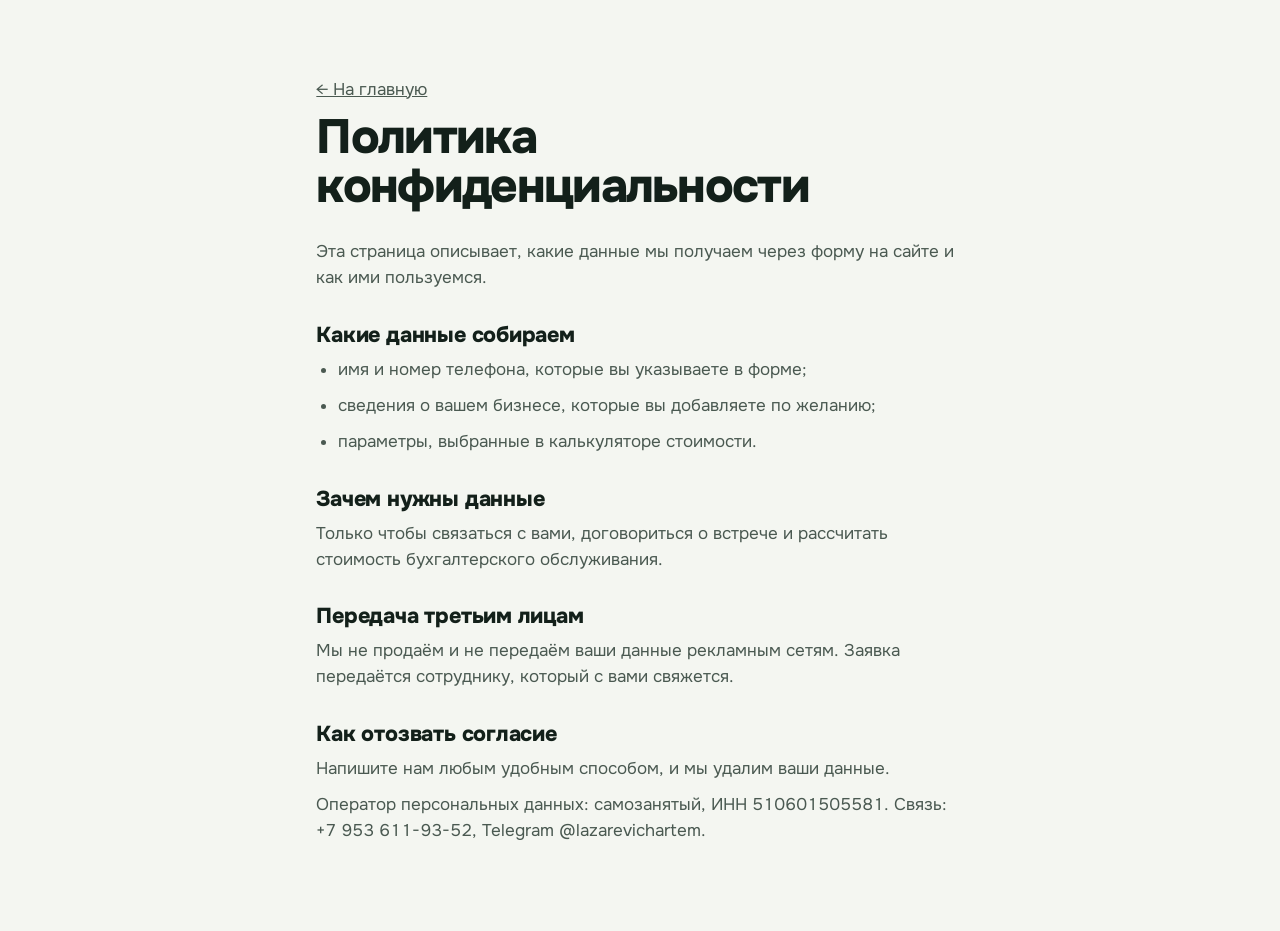
<file: privacy.html>
<!doctype html>
<html lang="ru">
<head>
<meta charset="utf-8">
<meta name="viewport" content="width=device-width, initial-scale=1">
<title>Политика конфиденциальности</title>
<meta name="robots" content="noindex">
<link rel="preconnect" href="https://fonts.googleapis.com">
<link rel="preconnect" href="https://fonts.gstatic.com" crossorigin>
<link href="https://fonts.googleapis.com/css2?family=Onest:wght@400;500;600;700;800&display=swap" rel="stylesheet">
<link rel="stylesheet" href="styles.css">
</head>
<body>
<main class="legal">
  <p><a href="index.html">← На главную</a></p>
  <h1>Политика конфиденциальности</h1>
  <p>Эта страница описывает, какие данные мы получаем через форму на сайте и как ими пользуемся.</p>
  <h2>Какие данные собираем</h2>
  <ul>
    <li>имя и номер телефона, которые вы указываете в форме;</li>
    <li>сведения о вашем бизнесе, которые вы добавляете по желанию;</li>
    <li>параметры, выбранные в калькуляторе стоимости.</li>
  </ul>
  <h2>Зачем нужны данные</h2>
  <p>Только чтобы связаться с вами, договориться о встрече и рассчитать стоимость бухгалтерского обслуживания.</p>
  <h2>Передача третьим лицам</h2>
  <p>Мы не продаём и не передаём ваши данные рекламным сетям. Заявка передаётся сотруднику, который с вами свяжется.</p>
  <h2>Как отозвать согласие</h2>
  <p>Напишите нам любым удобным способом, и мы удалим ваши данные.</p>
  <p>Оператор персональных данных: самозанятый, ИНН 510601505581. Связь: +7 953 611-93-52, Telegram @lazarevichartem.</p>
</main>
</body>
</html>
</file>
<file: styles.css>
:root{
  --bg:#F4F6F1;
  --paper:#FFFFFF;
  --sand:#E8EDE4;
  --mint:#DCEADF;
  --mint-2:#C6DDCF;
  --ink:#13201A;
  --muted:#4A5951;
  --green:#0B6B4D;
  --green-d:#08523B;
  --yellow:#F3C93B;
  --red:#A63A2B;
  --font:'Onest',system-ui,-apple-system,'Segoe UI',Roboto,Arial,sans-serif;
  --gutter:clamp(18px,4.4vw,64px);
  --max:1320px;
  --r:18px;
  --ease:cubic-bezier(.2,.7,.2,1);
}
*,*::before,*::after{box-sizing:border-box}
html{scroll-behavior:auto;-webkit-text-size-adjust:100%}
html.lenis,html.lenis body{height:auto}
.lenis.lenis-smooth{scroll-behavior:auto!important}
body{margin:0;background:var(--bg);color:var(--ink);font-family:var(--font);font-size:1.0625rem;line-height:1.55;font-variant-numeric:tabular-nums;-webkit-font-smoothing:antialiased;overflow-x:hidden}
img,svg{max-width:100%;display:block}
a{color:inherit}
h1,h2,h3,p,ul,ol{margin:0}
ul,ol{padding:0;list-style:none}
button,input,select,textarea{font:inherit;color:inherit}
::selection{background:var(--yellow);color:var(--ink)}
:focus-visible{outline:3px solid var(--green);outline-offset:3px;border-radius:6px}
.skip{position:absolute;left:12px;top:-60px;background:var(--ink);color:#fff;padding:10px 16px;border-radius:10px;z-index:100;transition:top .2s}
.skip:focus{top:12px}
.wrap{width:100%;max-width:calc(var(--max) + var(--gutter)*2);margin-inline:auto;padding-inline:var(--gutter)}

h1{font-size:clamp(2.35rem,5.3vw,5.1rem);line-height:1.02;letter-spacing:-.035em;font-weight:800;text-wrap:balance}
h2{font-size:clamp(1.9rem,3.7vw,3.4rem);line-height:1.06;letter-spacing:-.03em;font-weight:800;text-wrap:balance}
h3{font-size:clamp(1.15rem,1.6vw,1.45rem);line-height:1.2;letter-spacing:-.015em;font-weight:700}

.sec{padding-block:clamp(84px,10vw,170px)}

/* ---------- buttons ---------- */
.btn{display:inline-flex;align-items:center;justify-content:center;gap:10px;background:var(--green);color:#fff;text-decoration:none;font-weight:700;border:0;border-radius:999px;padding:18px 30px;cursor:pointer;transition:background .25s var(--ease),transform .25s var(--ease);will-change:transform}
.btn:hover{background:var(--green-d)}
.btn:active{transform:scale(.97)}
.btn--small{padding:12px 20px;font-size:.95rem}
.btn--wide{width:100%}
.btn[disabled]{opacity:.7;cursor:wait}
.link-arrow{font-weight:600;text-decoration:none;display:inline-flex;gap:10px;align-items:center;padding:10px 0;background:linear-gradient(currentColor,currentColor) 0 100%/0 3px no-repeat;transition:background-size .35s var(--ease)}
.link-arrow::after{content:"→";transition:transform .3s var(--ease)}
.link-arrow:hover{background-size:calc(100% - 28px) 3px}
.link-arrow:hover::after{transform:translateX(5px)}

/* ---------- header ---------- */
.header{position:sticky;top:0;z-index:50;background:var(--bg);transition:top .4s var(--ease),background .3s}
.header.scrolled{background:var(--paper)}
.header.hide{top:-90px}
.header__inner{display:flex;align-items:center;gap:24px;min-width:0;max-width:calc(var(--max) + var(--gutter)*2);margin-inline:auto;padding:14px var(--gutter)}
.logo{flex-shrink:0;text-decoration:none;font-weight:800;font-size:1.2rem;letter-spacing:-.02em}
.logo span{color:var(--green)}
.nav{display:flex;gap:28px;margin-left:auto}
.nav a{white-space:nowrap;text-decoration:none;font-weight:500;font-size:.98rem;padding:6px 0;background:linear-gradient(var(--green),var(--green)) 0 100%/0 3px no-repeat;transition:background-size .3s var(--ease)}
.nav a:hover{background-size:100% 3px}
.header__cta{flex-shrink:0}
.burger{display:none;width:46px;height:46px;border:0;border-radius:50%;background:var(--sand);cursor:pointer;position:relative;flex-shrink:0}
.burger i{position:absolute;left:14px;right:14px;height:3px;border-radius:2px;background:var(--ink);transition:transform .3s var(--ease),top .3s var(--ease)}
.burger i:first-child{top:18px}
.burger i:last-child{top:26px}
.burger.is-open i:first-child{top:22px;transform:rotate(45deg)}
.burger.is-open i:last-child{top:22px;transform:rotate(-45deg)}

/* ---------- hero ---------- */
.hero{padding-top:clamp(36px,5vw,84px);overflow:hidden}
.hero__grid{display:grid;grid-template-columns:minmax(0,1.25fr) minmax(0,.9fr);gap:clamp(32px,5vw,90px);align-items:center;padding-bottom:clamp(56px,7vw,110px)}
.hero h1 .w{display:inline-block;overflow:hidden;vertical-align:top;padding-bottom:.08em;margin-bottom:-.08em}
.hero h1 .w>span{display:inline-block}
.hero__lead{margin-top:clamp(22px,2.6vw,34px);font-size:clamp(1.1rem,1.5vw,1.35rem);max-width:36em;color:var(--muted)}
.hero__actions{display:flex;flex-wrap:wrap;align-items:center;gap:14px 34px;margin-top:clamp(26px,3vw,40px)}
.hero__facts{display:flex;flex-wrap:wrap;gap:12px 36px;margin-top:clamp(34px,4vw,60px);font-size:.98rem;color:var(--muted)}
.hero__facts b{display:block;color:var(--ink);font-size:1.12rem}

.sheet{background:var(--paper);border-radius:var(--r);padding:clamp(22px,2.6vw,36px)}
.sheet__title{font-size:1.15rem;font-weight:700;line-height:1.25}
.sheet__rows li{display:flex;justify-content:space-between;align-items:baseline;gap:18px;padding:13px 14px;border-radius:10px;font-size:1rem}
.sheet__rows li:nth-child(odd){background:var(--bg)}
.sheet__rows li b{font-weight:700;text-align:right;white-space:nowrap}
.sheet__rows li.is-zero b{color:var(--green)}
.sheet__total{display:flex;justify-content:space-between;align-items:baseline;gap:14px;margin-top:14px;padding:18px 16px;border-radius:12px;background:var(--mint);font-weight:600}
.sheet__total b{font-size:1.5rem;font-weight:800;letter-spacing:-.02em}
.sheet--hero{position:relative;transform:rotate(1.6deg);padding-bottom:clamp(34px,3.4vw,48px);clip-path:polygon(0 0,100% 0,100% calc(100% - 16px),96% 100%,92% calc(100% - 16px),88% 100%,84% calc(100% - 16px),80% 100%,76% calc(100% - 16px),72% 100%,68% calc(100% - 16px),64% 100%,60% calc(100% - 16px),56% 100%,52% calc(100% - 16px),48% 100%,44% calc(100% - 16px),40% 100%,36% calc(100% - 16px),32% 100%,28% calc(100% - 16px),24% 100%,20% calc(100% - 16px),16% 100%,12% calc(100% - 16px),8% 100%,4% calc(100% - 16px),0 100%)}
.sheet__top{display:flex;justify-content:space-between;gap:16px;align-items:flex-start;margin-bottom:16px}
.sheet__stamp{flex-shrink:0;background:var(--yellow);font-weight:800;border-radius:10px;padding:8px 14px;transform:rotate(-6deg)}

.marquee{overflow:hidden;background:var(--green);color:#fff;padding:20px 0}
.marquee__track{display:flex;width:max-content;animation:marq 48s linear infinite}
.marquee:hover .marquee__track{animation-play-state:paused}
.marquee span{font-size:clamp(1.1rem,1.8vw,1.6rem);font-weight:700;letter-spacing:-.01em;padding-right:clamp(32px,4vw,64px);white-space:nowrap}
.marquee span::after{content:"";display:inline-block;width:.5em;height:.5em;margin-left:clamp(32px,4vw,64px);background:var(--yellow);border-radius:50%;vertical-align:.08em}
@keyframes marq{to{transform:translateX(-50%)}}

/* ---------- pains ---------- */
.pains__grid{display:grid;grid-template-columns:minmax(0,.9fr) minmax(0,1.3fr);gap:clamp(34px,6vw,110px);align-items:start}
.pains__head{position:sticky;top:110px}
.pains__head p{margin-top:22px;color:var(--muted);max-width:28em}
.pain{background:var(--paper);border-radius:var(--r);margin-bottom:12px;transition:background .3s var(--ease)}
.pain summary{list-style:none;cursor:pointer;display:flex;justify-content:space-between;align-items:center;gap:20px;padding:clamp(20px,2.4vw,30px) clamp(20px,2.6vw,34px);font-size:clamp(1.15rem,1.9vw,1.6rem);font-weight:700;letter-spacing:-.02em;line-height:1.2}
.pain summary::-webkit-details-marker{display:none}
.pain summary::after{content:"";flex-shrink:0;width:44px;height:44px;border-radius:50%;background:var(--sand) url("data:image/svg+xml,%3Csvg xmlns='http://www.w3.org/2000/svg' viewBox='0 0 24 24' fill='none' stroke='%2313201A' stroke-width='2.4' stroke-linecap='round'%3E%3Cpath d='M12 6v12M6 12h12'/%3E%3C/svg%3E") center/20px no-repeat;transition:transform .35s var(--ease),background-color .3s}
.pain[open]{background:var(--mint)}
.pain[open] summary::after{transform:rotate(135deg);background-color:var(--yellow)}
.pain p{padding:0 clamp(20px,2.6vw,34px) clamp(22px,2.6vw,32px);color:var(--ink);max-width:40em}
.pain:hover:not([open]){background:var(--sand)}

/* ---------- trust ---------- */
.trust{background:var(--green);color:#fff}
.trust__grid{display:grid;grid-template-columns:1fr 1fr;gap:clamp(30px,6vw,100px)}
.trust__col p{margin-top:clamp(18px,2vw,28px);font-size:clamp(1.05rem,1.4vw,1.25rem);color:#DDEFE5;max-width:30em}
.trust__col--b{padding-top:clamp(0px,6vw,110px)}

/* ---------- bill ---------- */
.bill{padding-block:clamp(84px,9vw,150px)}
.bill__grid{display:grid;grid-template-columns:minmax(0,.9fr) minmax(0,1.3fr);gap:clamp(30px,5vw,90px);align-items:center}
.bill__head p{margin-top:22px;color:var(--muted);max-width:30em}
.bill__head .bill__note{font-size:.92rem;margin-top:14px}
.bill__sheets{display:grid;grid-template-columns:1fr 1fr;gap:clamp(14px,2vw,28px);align-items:start}
.sheet--other .sheet__total{background:#F3DAD4}
.sheet--other .sheet__total b{color:var(--red)}
.sheet--other .sheet__rows li.extra b{color:var(--red)}
.sheet--ours{background:var(--paper);outline:4px solid var(--green)}
.sheet--ours .sheet__total{background:var(--mint)}
.sheet__title{margin-bottom:16px}
.bill__sheets .sheet__rows li{flex-direction:column;align-items:flex-start;gap:2px}
.bill__sheets .sheet__rows li b{text-align:left}

/* ---------- calc ---------- */
.calc__head{max-width:46em;margin-bottom:clamp(34px,4vw,60px)}
.calc__head p{margin-top:20px;color:var(--muted)}
.calc__box{display:grid;grid-template-columns:minmax(0,1.5fr) minmax(0,1fr);gap:clamp(18px,2.4vw,36px);align-items:start}
.calc__controls{background:var(--paper);border-radius:var(--r);padding:clamp(22px,3vw,44px);display:grid;gap:clamp(24px,2.6vw,34px)}
fieldset{border:0;margin:0;padding:0;min-width:0}
legend,.range>label{font-weight:700;font-size:1.02rem;margin-bottom:12px;padding:0;display:flex;justify-content:space-between;gap:12px;float:none;width:100%}
.seg,.chips{display:flex;flex-wrap:wrap;gap:10px}
.seg legend,.chips legend{flex:0 0 100%}
.seg label,.chips label{cursor:pointer}
.seg input,.chips input,.check input{position:absolute;opacity:0;pointer-events:none}
.seg label span,.chips label span{display:inline-flex;align-items:center;padding:13px 20px;border-radius:999px;background:var(--bg);font-weight:600;transition:background .25s var(--ease),color .25s,transform .25s var(--ease)}
.seg label:hover span,.chips label:hover span{background:var(--mint)}
.seg input:checked+span,.chips input:checked+span{background:var(--green);color:#fff}
.seg input:focus-visible+span,.chips input:focus-visible+span,.check input:focus-visible+span::before{outline:3px solid var(--green);outline-offset:3px}
.range output{color:var(--green);font-weight:800}
input[type=range]{-webkit-appearance:none;appearance:none;width:100%;height:12px;border-radius:999px;background:var(--bg);cursor:pointer}
input[type=range]::-webkit-slider-thumb{-webkit-appearance:none;width:30px;height:30px;border-radius:50%;background:var(--green);border:4px solid var(--paper);cursor:grab;transition:transform .2s}
input[type=range]::-moz-range-thumb{width:22px;height:22px;border-radius:50%;background:var(--green);border:4px solid var(--paper);cursor:grab}
input[type=range]:active::-webkit-slider-thumb{transform:scale(1.15)}
.check{display:flex;gap:14px;align-items:center;cursor:pointer;font-weight:600;position:relative}
.check span{display:flex;gap:14px;align-items:center}
.check span::before{content:"";flex-shrink:0;width:28px;height:28px;border-radius:8px;background:var(--bg) url("data:image/svg+xml,%3Csvg xmlns='http://www.w3.org/2000/svg' viewBox='0 0 24 24' fill='none' stroke='white' stroke-width='3.2' stroke-linecap='round' stroke-linejoin='round'%3E%3Cpath d='M5 12.5l4.5 4.5L19 7'/%3E%3C/svg%3E") center/0 no-repeat;transition:background-color .25s,background-size .25s var(--ease)}
.check input:checked+span::before{background-color:var(--green);background-size:18px}
.calc__base{background:var(--mint);border-radius:14px;padding:18px 20px;display:grid;gap:4px}
.calc__base span{color:var(--muted);font-size:.95rem}
.steppers{display:grid;gap:8px;transition:opacity .3s}
.steppers.is-off{opacity:.35;pointer-events:none}
.step{display:flex;justify-content:space-between;align-items:center;gap:16px;padding:12px 16px;border-radius:14px;background:var(--bg)}
.step small{display:block;color:var(--muted);font-size:.88rem;line-height:1.35;margin-top:2px}
.stepper{display:flex;align-items:center;gap:6px;flex-shrink:0}
.stepper button{width:40px;height:40px;border-radius:50%;border:0;background:var(--paper);font-size:1.4rem;font-weight:700;cursor:pointer;line-height:1;transition:background .2s,transform .2s}
.stepper button:hover{background:var(--green);color:#fff}
.stepper button:active{transform:scale(.9)}
.stepper output{min-width:34px;text-align:center;font-weight:800;font-size:1.1rem}
.calc__result{position:sticky;top:104px;display:flex;flex-direction:column;gap:12px;background:var(--mint)}
.calc__old{color:var(--muted)}
.calc__old s{text-decoration-thickness:3px;text-decoration-color:var(--red)}
.calc__new{font-size:clamp(2.6rem,4.4vw,4.2rem);font-weight:800;letter-spacing:-.04em;line-height:1}
.calc__new em{font-style:normal;font-size:.3em;letter-spacing:0;font-weight:600;color:var(--muted)}
.calc__disc{display:inline-block;align-self:flex-start;background:var(--yellow);font-weight:700;border-radius:10px;padding:6px 12px;font-size:.95rem}
.calc__lines{display:grid;gap:4px;margin-block:6px}
.calc__lines li{display:flex;justify-content:space-between;gap:12px;font-size:.95rem;padding:7px 12px;border-radius:8px;background:var(--paper)}
.calc__lines li b{font-weight:700}
.calc__gift{background:var(--paper);border-radius:12px;padding:12px 14px;font-weight:600;font-size:.95rem}
.calc__hint{font-size:.88rem;color:var(--muted)}
.calc__noscript{grid-column:1/-1}

/* ---------- promo ---------- */
.promo{background:var(--sand)}
.promo__head{max-width:42em;margin-bottom:clamp(34px,4vw,60px)}
.promo__head p{margin-top:18px;color:var(--muted)}
.bento{display:grid;grid-template-columns:repeat(12,minmax(0,1fr));gap:clamp(12px,1.4vw,20px)}
.tile{position:relative;display:flex;flex-direction:column;gap:8px;text-decoration:none;border-radius:var(--r);padding:clamp(22px,2.6vw,38px);background:var(--paper);transition:transform .4s var(--ease),background .3s var(--ease);will-change:transform;min-width:0}
.tile:hover{transform:translateY(-6px)}
.tile p{color:var(--muted);max-width:26em}
.tile__big{font-size:clamp(2.4rem,5vw,4.6rem);font-weight:800;letter-spacing:-.04em;line-height:1}
.tile__date{margin-top:auto;padding-top:14px;font-weight:700;font-size:.95rem}
.tile--a{grid-column:span 7;background:var(--green);color:#fff;min-height:340px}
.tile--a p{color:#DDEFE5}
.tile--a .tile__big{font-size:clamp(4rem,10vw,9rem)}
.tile--b{grid-column:span 5;background:var(--yellow)}
.tile--b p{color:var(--ink)}
.tile--c{grid-column:span 3;background:var(--mint-2)}
.tile--c p{color:var(--ink)}
.tile--d,.tile--e,.tile--f{grid-column:span 3}
.tile--g{grid-column:span 12;flex-direction:row;justify-content:space-between;align-items:center;gap:24px;background:var(--ink);color:#fff}
.tile--g .tile__big{font-size:clamp(1.8rem,3.6vw,3.2rem)}
.tile--g p{color:#C9D6CF;margin-top:10px}
.tile__go{flex-shrink:0;background:var(--yellow);color:var(--ink);font-weight:800;border-radius:999px;padding:16px 30px}
.tile:hover .tile__go{background:#fff}

/* ---------- way ---------- */
.way__grid{display:grid;grid-template-columns:minmax(0,.9fr) minmax(0,1.3fr);gap:clamp(34px,6vw,110px);align-items:start}
.way__head{position:sticky;top:110px}
.way__head p{margin-top:20px;color:var(--muted);max-width:28em}
.way__body{position:relative;padding-left:clamp(34px,4vw,56px)}
.way__track{position:absolute;left:0;top:6px;bottom:6px;width:10px;border-radius:99px;background:var(--sand)}
.way__fill{width:100%;height:100%;border-radius:99px;background:var(--green);transform-origin:top;transform:scaleY(.04)}
.way__steps li{padding-block:clamp(18px,2.6vw,34px);opacity:.38;transition:opacity .5s var(--ease)}
.way__steps li.on{opacity:1}
.way__steps h3{font-size:clamp(1.4rem,2.6vw,2.2rem);letter-spacing:-.025em}
.way__steps p{margin-top:8px;color:var(--muted);max-width:30em}

/* ---------- faq ---------- */
.faq{background:var(--paper)}
.faq__grid{display:grid;grid-template-columns:minmax(0,.9fr) minmax(0,1.3fr);gap:clamp(34px,6vw,110px);align-items:start}
.faq__grid>h2{position:sticky;top:110px}
.q{background:var(--bg);border-radius:var(--r);margin-bottom:10px}
.q summary{cursor:pointer;list-style:none;display:flex;justify-content:space-between;gap:20px;align-items:center;padding:22px 26px;font-weight:700;font-size:1.12rem;letter-spacing:-.01em}
.q summary::-webkit-details-marker{display:none}
.q summary::after{content:"";flex-shrink:0;width:36px;height:36px;border-radius:50%;background:var(--paper) url("data:image/svg+xml,%3Csvg xmlns='http://www.w3.org/2000/svg' viewBox='0 0 24 24' fill='none' stroke='%2313201A' stroke-width='2.4' stroke-linecap='round'%3E%3Cpath d='M12 6v12M6 12h12'/%3E%3C/svg%3E") center/18px no-repeat;transition:transform .35s var(--ease)}
.q[open] summary::after{transform:rotate(135deg);background-color:var(--yellow)}
.q p{padding:0 26px 24px;max-width:42em;color:var(--muted)}
.q:hover{background:var(--sand)}

/* ---------- contact ---------- */
.contact{background:var(--green);color:#fff}
.contact__grid{display:grid;grid-template-columns:minmax(0,1fr) minmax(0,1fr);gap:clamp(34px,6vw,100px);align-items:center}
.contact__text p{margin-top:20px;color:#DDEFE5;max-width:30em}
.contact__list{margin-top:28px;display:grid;gap:12px}
.contact__list li{display:flex;gap:14px;align-items:center;font-weight:600}
.contact__list li::before{content:"";flex-shrink:0;width:14px;height:14px;border-radius:50%;background:var(--yellow)}
.contact__direct{margin-top:30px!important;font-weight:700;color:#fff!important}
.contact__links{margin-top:10px;display:grid;gap:8px}
.contact__links a{font-weight:600;font-size:1.15rem;text-decoration:underline;text-underline-offset:5px;text-decoration-thickness:2px;text-decoration-color:var(--yellow)}
.footer a{color:#fff}
.form{background:var(--paper);color:var(--ink);border-radius:var(--r);padding:clamp(22px,3vw,44px);display:grid;gap:16px}
.field{display:grid;gap:8px}
.field>span{font-weight:700;font-size:.95rem}
.field input,.field select,.field textarea{width:100%;border:0;background:var(--bg);border-radius:12px;padding:16px 18px;outline:none;transition:background .25s,box-shadow .25s}
.field select{appearance:none;-webkit-appearance:none;background-image:url("data:image/svg+xml,%3Csvg xmlns='http://www.w3.org/2000/svg' viewBox='0 0 24 24' fill='none' stroke='%2313201A' stroke-width='2.4' stroke-linecap='round' stroke-linejoin='round'%3E%3Cpath d='M6 9l6 6 6-6'/%3E%3C/svg%3E");background-repeat:no-repeat;background-position:right 16px center;background-size:20px;padding-right:48px}
.field input:focus,.field select:focus,.field textarea:focus{background:var(--mint);box-shadow:0 0 0 3px var(--green)}
.field textarea{resize:vertical;min-height:90px}
.form__legal{font-size:.85rem;color:var(--muted)}
.form__status{font-weight:700;color:var(--green);min-height:1.4em}
.form__status.err{color:var(--red)}

/* ---------- footer ---------- */
.footer{background:var(--ink);color:#C9D6CF;padding-block:clamp(48px,6vw,84px)}
.footer__inner{display:grid;gap:14px;max-width:calc(var(--max) + var(--gutter)*2)}
.footer__brand{font-size:1.5rem;font-weight:800;color:#fff;letter-spacing:-.02em}
.footer p{max-width:40em}
.footer__small{font-size:.9rem}

/* ---------- privacy page ---------- */
.legal{max-width:760px;margin:0 auto;padding:clamp(40px,6vw,90px) var(--gutter)}
.legal h1{font-size:clamp(2rem,4vw,3rem);margin-bottom:28px}
.legal h2{font-size:1.35rem;margin:32px 0 10px;letter-spacing:-.01em}
.legal p,.legal li{color:var(--muted);margin-bottom:10px}
.legal ul{list-style:disc;padding-left:22px}

/* ---------- responsive ---------- */
@media (max-width:1180px){
  .nav{gap:18px}.nav a{font-size:.92rem}
  .header__inner{gap:16px}
}
@media (max-width:1100px){
  .nav{position:fixed;inset:0;top:0;background:var(--bg);flex-direction:column;justify-content:center;align-items:flex-start;gap:6px;padding:90px var(--gutter) 40px;transform:translateY(-102%);visibility:hidden;transition:transform .5s var(--ease),visibility 0s .5s;margin:0;z-index:-1}
  .nav.is-open{transform:none;visibility:visible;transition:transform .5s var(--ease),visibility 0s}
  .nav a{font-size:clamp(1.8rem,7vw,2.6rem);font-weight:800;letter-spacing:-.03em}
  .burger{display:block;margin-left:0}
  .header__cta{margin-left:auto}
  body.menu-open{overflow:hidden}
}
@media (max-width:900px){
  .hero__grid,.pains__grid,.bill__grid,.calc__box,.way__grid,.faq__grid,.contact__grid,.trust__grid{grid-template-columns:1fr}
  .pains__head,.way__head,.faq__grid>h2,.calc__result{position:static}
  .trust__col--b{padding-top:0}
  .hero__doc{max-width:520px}
  .bento{grid-template-columns:repeat(6,minmax(0,1fr))}
  .tile--a,.tile--b,.tile--g{grid-column:span 6}
  .tile--c,.tile--d,.tile--e,.tile--f{grid-column:span 3}
}
@media (max-width:560px){
  .header__cta{display:none}
  .burger{margin-left:auto}
  .logo{font-size:1.12rem}
  .bill__sheets{grid-template-columns:1fr}
  .sheet__rows li{font-size:.95rem}
  .tile--c,.tile--d,.tile--e,.tile--f{grid-column:span 6}
  .tile--g{flex-direction:column;align-items:flex-start}
  .btn{padding:16px 24px}
  .hero__actions{flex-direction:column;align-items:flex-start}
  .seg label span,.chips label span{padding:12px 16px}
}
@media (max-width:380px){
  .logo span{display:none}
}
@media (prefers-reduced-motion:reduce){
  *,*::before,*::after{animation-duration:.01ms!important;animation-iteration-count:1!important;transition-duration:.01ms!important}
  .marquee__track{animation:none}
}
</file>
